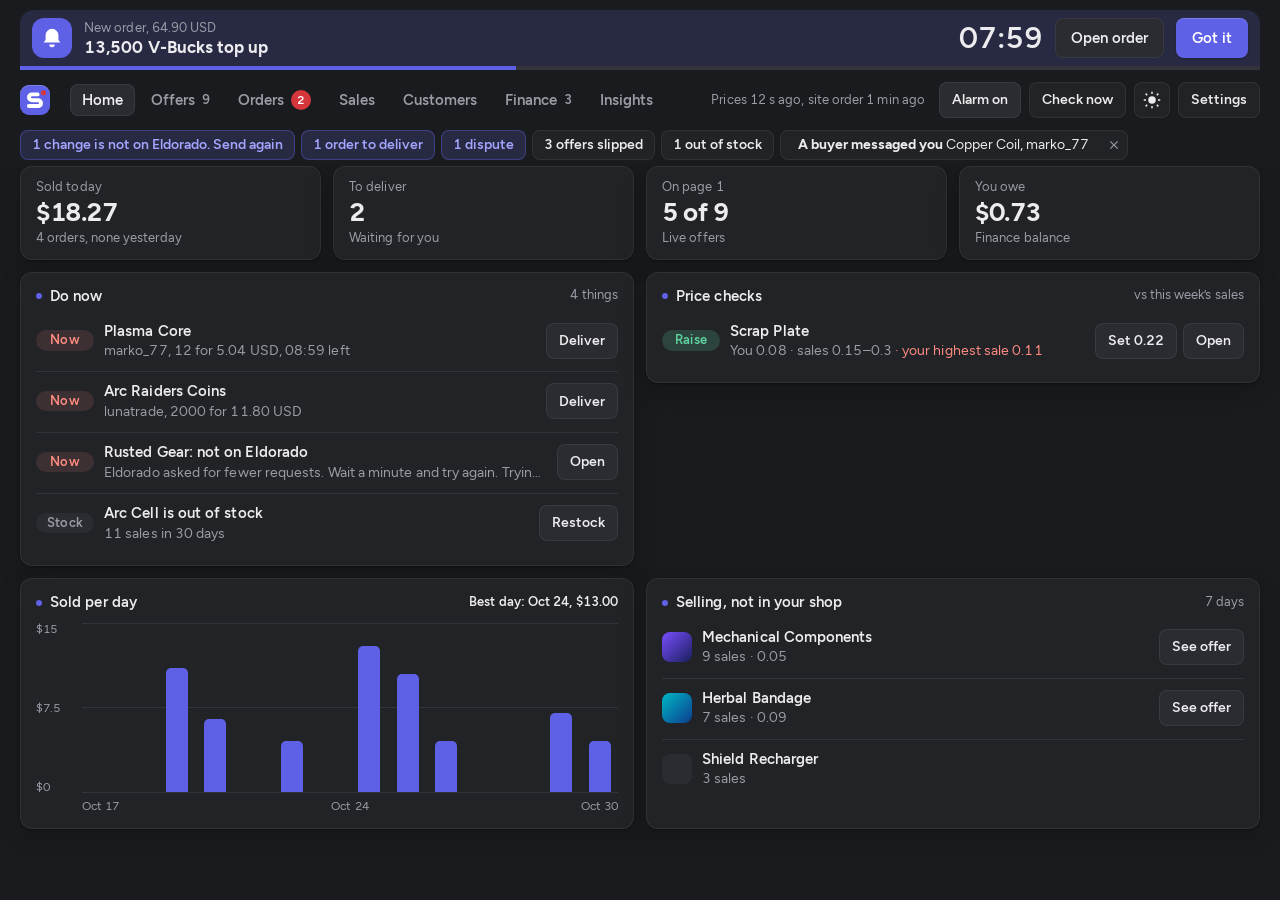
<file: desktop/SellerDesk/Web/index.html>
<!doctype html>
<html lang="en">
<head>
<meta charset="utf-8">
<meta http-equiv="Content-Security-Policy" content="default-src 'none'; script-src 'self'; style-src 'self'; font-src 'self'; img-src 'self' data: https://assetsdelivery.eldorado.gg">
<title>SellerDesk</title>
<link rel="stylesheet" href="style.css">
</head>
<body data-theme="dark">
<div id="app"></div>
<script src="app.js"></script>
</body>
</html>
</file>
<file: desktop/SellerDesk/Web/style.css>
@font-face { font-family: Figtree; src: url(fonts/Figtree-Regular.ttf); font-weight: 400; }
@font-face { font-family: Figtree; src: url(fonts/Figtree-SemiBold.ttf); font-weight: 600; }
@font-face { font-family: Figtree; src: url(fonts/Figtree-Bold.ttf); font-weight: 700; }

* { box-sizing: border-box; margin: 0; }
html, body, #app { height: 100%; }

/* Calm greys and hairlines, so it can sit beside a game for hours. Colour is kept for what needs the seller:
   indigo for actions and selection, the red ping for anything waiting on them. */
body {
  --edge: 20px;
  --r: 8px;
  --r-big: 12px;
  overflow: hidden;
  background: var(--ground);
  color: var(--ink);
  font: 400 14.5px/1.4 Figtree, "Segoe UI", sans-serif;
  letter-spacing: .005em;
  font-variant-numeric: tabular-nums;
  -webkit-font-smoothing: antialiased;
}

/* --signal fills (white text on it), --accent is the same hue as text on the ground. */
body[data-theme=dark] {
  --ground: #1a1b1f; --panel: #222327; --raised: #2b2c31; --field: #1a1b1f; --ink: #ececef; --muted: #9a9ca6; --line: #33343a;
  --hair: rgba(255,255,255,.065);
  --signal: #5e61e6; --on-signal: #fff; --accent: #a3a5ff; --tint: rgba(110,113,243,.17); --ping: #d4363c;
  --down: #ff8b80; --up: #5fd4a0; --warm: rgba(255,139,128,.12); --bar: #6f72f3; --late: #e8685c;
  --shadow: 0 1px 2px rgba(0,0,0,.25), 0 8px 24px rgba(0,0,0,.18);
  color-scheme: dark;
}
body[data-theme=light] {
  --ground: #f5f5f7; --panel: #fff; --raised: #eeeef1; --field: #f5f5f7; --ink: #1c1d21; --muted: #60626b; --line: #e3e3e8;
  --hair: rgba(20,20,40,.08);
  --signal: #5658d8; --on-signal: #fff; --accent: #4b4dcc; --tint: rgba(86,88,216,.10); --ping: #d4363c;
  --down: #c8364a; --up: #12805a; --warm: rgba(200,54,74,.08); --bar: #5658d8; --late: #c8364a;
  --shadow: 0 1px 2px rgba(20,20,40,.06), 0 6px 18px rgba(20,20,40,.05);
  color-scheme: light;
}

::selection { background: var(--signal); color: var(--on-signal); }
::-webkit-scrollbar { width: 10px; height: 10px; }
::-webkit-scrollbar-track { background: transparent; }
::-webkit-scrollbar-thumb { background: var(--line); border: 2px solid var(--ground); border-radius: 8px; }
::-webkit-scrollbar-thumb:hover { background: var(--muted); }
::-webkit-scrollbar-corner { background: transparent; }

button, input, select { font: inherit; color: inherit; border-radius: var(--r); }
button { cursor: pointer; border: 0; background: none; transition: background-color .15s ease, color .15s ease, transform .12s cubic-bezier(.16,1,.3,1); }
button:disabled { opacity: .45; cursor: default; }
button:active:not(:disabled) { transform: scale(.97); }
:focus-visible { outline: 2px solid var(--signal); outline-offset: 1px; }
tr:focus-visible { outline: 0; }
tr:focus-visible td { background: var(--tint); }

.shell { height: 100%; display: flex; flex-direction: column; min-height: 0; }
.icon { width: 18px; height: 18px; fill: currentColor; display: block; }
.tri { width: 9px; height: 7px; fill: currentColor; margin-right: 2px; }
.none { background: var(--raised); }
.quiet { color: var(--muted); }

.move { font-size: 13px; font-weight: 600; white-space: nowrap; }
.move.down { color: var(--down); }
.move.up { color: var(--up); }

.solid, .line { min-height: 40px; padding: 0 16px; font-weight: 600; white-space: nowrap; }
.solid { background: var(--signal); color: var(--on-signal); }
.solid:hover:not(:disabled) { filter: brightness(1.07); }
.line { background: var(--raised); }
.line:hover:not(:disabled) { background: var(--line); }
aside .line { background: var(--field); }
aside .line:hover:not(:disabled) { background: var(--line); }

.tool { height: 36px; padding: 0 13px; background: var(--panel); font-size: 14px; font-weight: 600; white-space: nowrap; }
.tool:hover, .tool[aria-pressed=true] { background: var(--raised); }
.tool.off { color: var(--muted); }
.round { width: 36px; padding: 0; display: grid; place-items: center; }

/* The frame */
.top { flex: none; display: flex; align-items: center; gap: 20px; padding: 12px var(--edge) 8px; min-width: 0; }
.name { display: flex; align-items: center; gap: 10px; font-size: 17px; font-weight: 700; letter-spacing: -.01em; }
.mark { width: 30px; height: 30px; display: grid; place-items: center; background: var(--signal); border-radius: 9px; box-shadow: inset 0 1px 0 rgba(255,255,255,.2); }
.logo { width: 100%; height: 100%; }
.logo .glyph { fill: none; stroke: #fff; stroke-width: 34; stroke-linecap: round; stroke-linejoin: round; }
.logo .ping { fill: var(--ping); stroke: var(--signal); stroke-width: 14; paint-order: stroke; }
.top nav { display: flex; gap: 4px; }
.top nav button { height: 32px; padding: 0 12px; color: var(--muted); font-weight: 600; display: flex; align-items: center; gap: 7px; }
.top nav button:hover { color: var(--ink); background: color-mix(in srgb, var(--raised) 55%, transparent); }
.top nav [aria-selected=true], .top nav [aria-selected=true]:hover { background: var(--raised); color: var(--ink); box-shadow: inset 0 0 0 1px var(--hair); }
.count { font-size: 13px; color: var(--muted); }
/* The ping: the logo's dot, on anything waiting for the seller. */
.count.hot { min-width: 20px; height: 20px; padding: 0 6px; display: inline-grid; place-items: center; background: var(--ping); color: #fff; font-size: 12px; border-radius: 10px; }
.end { margin-left: auto; display: flex; align-items: center; gap: 8px; min-width: 0; }
.status { color: var(--muted); font-size: 13px; white-space: nowrap; overflow: hidden; text-overflow: ellipsis; min-width: 0; margin-right: 6px; }

.attention { flex: none; display: flex; flex-wrap: wrap; gap: 6px; padding: 4px var(--edge) 6px; }
.flag { min-height: 30px; padding: 0 12px; display: inline-flex; align-items: center; gap: 6px; background: var(--panel); font-size: 14px; font-weight: 600; border-radius: var(--r); box-shadow: inset 0 0 0 1px var(--hair); max-width: 520px; }
.flag:is(button):hover { background: var(--raised); }
.flag.hot { background: var(--tint); color: var(--accent); }
.flag.hot:is(button):hover { background: var(--tint); filter: brightness(1.15); }
.flag.problem { max-width: none; padding: 5px 12px; line-height: 1.35; background: var(--warm); color: var(--down); }
.flag.calm { background: none; padding: 0; color: var(--muted); font-weight: 400; }
.flag.notice { padding-right: 3px; font-weight: 400; }
.flag.notice button:first-child { white-space: nowrap; overflow: hidden; text-overflow: ellipsis; min-width: 0; }
.flag.update { max-width: none; padding-right: 3px; gap: 8px; font-weight: 400; box-shadow: inset 0 0 0 1px color-mix(in srgb, var(--signal) 45%, var(--hair)); }
.flag.update b { font-weight: 600; }
.flag.update .why { color: var(--down); }
.flag.update .link { padding: 0 2px; color: var(--muted); text-decoration: underline; text-underline-offset: 3px; }
.flag.update .link:hover { color: var(--ink); }
.flag.update .solid.small { min-height: 24px; height: 24px; padding: 0 10px; font-size: 13px; font-weight: 600; border-radius: 7px; }
.update-notes { flex: none; margin: 0 var(--edge) 8px; padding: 10px 14px 10px 30px; max-width: 760px; background: var(--panel); border-radius: var(--r); box-shadow: inset 0 0 0 1px var(--hair); font-size: 13px; line-height: 1.5; color: var(--muted); }
.update-notes li + li { margin-top: 4px; }
.flag .x { flex: none; width: 24px; height: 24px; display: grid; place-items: center; color: var(--muted); border-radius: 12px; }
.flag .x:hover { color: var(--ink); background: var(--raised); }
.flag .x .icon { width: 14px; height: 14px; }

.bar { flex: none; display: flex; align-items: center; gap: 10px 14px; padding: 8px var(--edge); min-width: 0; }
.seg { display: flex; gap: 2px; flex: none; }
.seg button { height: 34px; padding: 0 13px; color: var(--muted); font-size: 14px; font-weight: 600; white-space: nowrap; }
.seg button:hover { color: var(--ink); }
.seg [aria-selected=true] { background: var(--tint); color: var(--accent); }
.filter { flex: 0 1 240px; min-width: 90px; height: 36px; padding: 0 13px; border: 0; background: var(--panel); font-size: 14px; }
.filter::placeholder { color: var(--muted); }
.sortby { color: var(--muted); font-size: 14px; white-space: nowrap; }
.sortby select { height: 36px; padding: 0 8px; background: var(--panel); color: var(--ink); border: 0; font-weight: 600; }

.work { flex: 1; min-height: 0; display: grid; grid-template-columns: minmax(0, 1fr) clamp(300px, 26vw, 370px); gap: 8px; padding: 0 var(--edge) 16px 0; }
.list { min-width: 0; min-height: 0; display: flex; flex-direction: column; }
.scroll { flex: 1; min-height: 0; overflow: auto; }
.empty { padding: 24px var(--edge); color: var(--muted); }

/* Tables: one soft line per offer, so a whole shop fits on one screen */
table { width: 100%; border-collapse: separate; border-spacing: 0 2px; table-layout: fixed; }
.c-place { width: 112px; } .c-rank { width: 96px; } .c-low { width: 76px; } .c-price { width: 150px; } .c-stock { width: 146px; } .c-sold { width: 74px; }
.c-due { width: 104px; } .c-buyer { width: 150px; } .c-qty { width: 60px; } .c-total { width: 108px; } .c-state { width: 96px; } .c-review { width: 86px; }
thead th { position: sticky; top: 0; z-index: 2; text-align: left; font-size: 13px; font-weight: 600; color: var(--muted); padding: 4px 8px; background: var(--ground); white-space: nowrap; }
tbody tr { cursor: pointer; }
td { padding: 0 8px; height: 46px; white-space: nowrap; overflow: hidden; text-overflow: ellipsis; transition: background-color .15s ease; }
th:first-child { padding-left: calc(var(--edge) + 8px); }
td:first-child { padding-left: 8px; border-radius: var(--r) 0 0 var(--r); }
td:last-child { border-radius: 0 var(--r) var(--r) 0; }
.offers, .orders { margin-left: var(--edge); width: calc(100% - var(--edge)); }
.offers th:first-child, .orders th:first-child { padding-left: 8px; }
tbody tr:hover td { background: var(--panel); }
tr.on td, tr.on:hover td { background: var(--tint); }
td.bad { color: var(--down); font-weight: 600; }
tr.unsaved td, tr.unsaved:hover td, tr.unsaved-why td { background: var(--warm); }
tr.unsaved .quick.wait input { color: var(--down); font-weight: 600; }
tr.unsaved-why td { padding-top: 0; }
.why { display: flex; gap: 10px; align-items: center; flex-wrap: wrap; color: var(--down); }
.why span { color: var(--ink); flex: 1 1 260px; }
small.checking { display: block; color: var(--muted); }
.it { display: flex; gap: 10px; align-items: center; min-width: 0; }
.it b, .orders b { font-weight: 400; overflow: hidden; text-overflow: ellipsis; }
.thumb { flex: none; width: 30px; height: 30px; object-fit: cover; display: block; border-radius: 8px; }
.place small { display: none; }
.gate { display: inline-block; font-size: 17px; font-weight: 600; line-height: 1; transform-origin: 50% 60%; }
.gate.ok { color: var(--up); }
.gate.off { font-size: 14px; font-weight: 400; color: var(--muted); }
.you { color: var(--up); font-weight: 600; }
.plain { color: var(--muted); }
.due { font-size: 17px; font-weight: 600; }
.due.late { color: var(--down); }

/* The edit on the row. Its steps stay out of sight until the row is in use. */
.quick { display: grid; grid-template-columns: 24px minmax(0, 1fr) 24px; gap: 3px; height: 32px; }
.quick button { display: grid; place-items: center; background: var(--raised); border-radius: 8px; }
.quick button:hover { background: var(--line); }
.quick button .icon { width: 14px; height: 14px; }
.quick input { min-width: 0; border: 0; border-radius: 8px; background: var(--field); text-align: center; font-weight: 600; box-shadow: inset 0 0 0 1px var(--line); transition: box-shadow .15s ease; }
.quick input:hover { box-shadow: inset 0 0 0 1px var(--muted); }
.quick input:focus { outline: 0; box-shadow: inset 0 0 0 2px var(--signal); }
.quick.wait input { box-shadow: inset 0 0 0 2px var(--signal); background: var(--tint); }
tbody tr:not(.on):not(:hover):not(:focus-within) .quick button { visibility: hidden; }

/* Side panel */
aside { min-height: 0; overflow: auto; padding: 16px; display: flex; flex-direction: column; gap: 11px; background: var(--panel); border-radius: var(--r-big); box-shadow: var(--shadow); }
.head { display: flex; align-items: center; gap: 12px; min-width: 0; }
.head .thumb { width: 46px; height: 46px; border-radius: 12px; }
.head small { display: block; color: var(--muted); font-size: 13px; }
aside h2 { font-size: 18px; line-height: 1.25; overflow-wrap: anywhere; }
aside h3 { font-size: 13px; font-weight: 600; color: var(--muted); margin-bottom: 2px; }
.rivals { margin-top: 6px; }
.insight { line-height: 1.4; }
aside > * { flex: none; }
.note { padding: 8px 12px; background: var(--tint); color: var(--ink); font-size: 14px; line-height: 1.35; border-radius: var(--r); }
.note:empty { display: none; }
.acts { display: flex; flex-wrap: wrap; gap: 6px; }
.acts button { flex: 1 1 auto; }
.field { display: grid; gap: 3px; font-size: 13px; font-weight: 600; color: var(--muted); }
.field input, .field select { height: 38px; padding: 0 11px; border: 0; background: var(--field); color: var(--ink); font-size: 15px; font-weight: 400; }
.field input::placeholder { color: var(--muted); }
.extend { display: grid; grid-template-columns: 1fr 1fr; gap: 6px; }
.facts { display: grid; grid-template-columns: auto 1fr; gap: 3px 14px; }
.facts dt { color: var(--muted); font-size: 14px; }
.facts dd { margin: 0; font-weight: 600; overflow-wrap: anywhere; }
.where { display: flex; align-items: center; gap: 10px; }
.where b { font-size: 30px; line-height: 1; transform-origin: 50% 60%; }
.where span { font-weight: 600; line-height: 1.2; }
.where small { display: block; font-size: 13px; font-weight: 400; color: var(--muted); }
.where .move { margin-left: auto; font-size: 15px; }
.gaps { table-layout: auto; border-spacing: 0; }
.gaps th { position: static; padding: 0 0 3px 8px; font-size: 12px; background: none; text-align: right; }
.gaps td { height: 32px; padding: 0 0 0 8px; text-align: right; font-weight: 600; border-radius: 0; }
.gaps td:first-child { padding-left: 0; text-align: left; display: flex; align-items: center; gap: 7px; font-weight: 400; }
.gaps td:last-child { color: var(--muted); font-weight: 400; }
.gaps tbody tr { cursor: default; }
.gaps tbody tr:hover td { background: none; }
.gaps .icon { width: 16px; height: 16px; flex: none; }
.gaps .ahead .icon { color: var(--up); }
.gaps .behind .icon, .gaps .behind td:nth-child(2) { color: var(--down); }
.take { padding: 7px 12px; background: var(--warm); color: var(--down); font-size: 14px; font-weight: 600; border-radius: var(--r); }
.take.good { background: var(--tint); color: var(--accent); }
aside .hint { margin: 0; }
.rivals table { table-layout: auto; font-size: 13px; border-spacing: 0; }
.rivals th { position: static; padding: 3px 5px 3px 0; font-size: 12px; background: none; }
.rivals td, .rivals th:first-child { padding: 0 5px 0 0; }
.rivals td { height: 30px; border-radius: 0; }
.rivals tbody tr { cursor: default; }
.rivals tbody tr:hover td { background: none; }
.rivals .who { max-width: 96px; }
.rivals small { display: block; font-size: 11px; line-height: 1; color: var(--muted); }
.rivals .me td { font-weight: 600; color: var(--accent); }

/* Order band */
.band { flex: none; display: flex; align-items: center; gap: 12px; margin: 10px var(--edge) 0; padding: 8px 12px; background: var(--tint); border-radius: 14px 14px 0 0; }
.pic { flex: none; width: 40px; height: 40px; display: grid; place-items: center; background: var(--signal); color: var(--on-signal); border-radius: 12px; }
.pic .icon { width: 22px; height: 22px; }
.what { min-width: 0; flex: 1; }
.what small { display: block; font-size: 13px; color: var(--muted); }
.what b { display: block; font-size: 17px; line-height: 1.2; white-space: nowrap; overflow: hidden; text-overflow: ellipsis; }
.time { font-size: 30px; font-weight: 600; line-height: 1; }
.fuse { flex: none; display: block; width: calc(100% - 2 * var(--edge)); height: 4px; margin: 0 var(--edge); }
.fuse .spent { fill: var(--line); }
.fuse .left { fill: var(--signal); }

/* Sales: one grid, so every card lines up with the ones above it */
.sales { padding: 0 var(--edge) 20px; display: grid; gap: 12px; align-content: start; }
.card { min-width: 0; padding: 14px 16px; background: var(--panel); border-radius: var(--r-big); }
.card > header { display: flex; align-items: baseline; justify-content: space-between; gap: 12px; margin-bottom: 10px; }
.card h3 { font-size: 15px; font-weight: 600; white-space: nowrap; }
.card > header span { color: var(--muted); font-size: 13px; text-align: right; }
.stats { display: grid; grid-template-columns: repeat(4, minmax(0, 1fr)); gap: 12px; }
.stat { min-width: 0; padding: 12px 16px; display: grid; gap: 1px; background: var(--panel); border-radius: var(--r-big); }
.stat span { color: var(--muted); font-size: 13px; }
.stat b { font-size: 26px; line-height: 1.2; }
.stat small { display: flex; align-items: center; color: var(--muted); font-size: 13px; white-space: nowrap; overflow: hidden; text-overflow: ellipsis; }
.stat .rise { color: var(--up); }
.stat .fall { color: var(--down); }
.duo { display: grid; grid-template-columns: repeat(2, minmax(0, 1fr)); gap: 12px; }
.duo.wide { grid-template-columns: minmax(0, 3fr) minmax(0, 1fr); }
#tip { color: var(--ink); font-weight: 600; }
.plot { position: relative; display: grid; grid-template-columns: 46px minmax(0, 1fr); height: 170px; }
.scale { display: flex; flex-direction: column; justify-content: space-between; font-size: 12px; line-height: 1; color: var(--muted); }
.bars { display: flex; align-items: stretch; gap: 2px; border-bottom: 1px solid var(--line); background: linear-gradient(var(--line), var(--line)) 0 0 / 100% 1px no-repeat, linear-gradient(var(--line), var(--line)) 0 50% / 100% 1px no-repeat; }
.col { flex: 1 1 0; min-width: 0; display: flex; align-items: flex-end; border-radius: 6px 6px 0 0; }
.col i { display: block; width: 100%; max-width: 22px; margin: 0 auto; background: var(--signal); border-radius: 5px 5px 0 0; }
.col:hover { background: var(--tint); }
.axis { display: flex; justify-content: space-between; margin: 5px 0 0 46px; font-size: 12px; color: var(--muted); }
.kinds { display: flex; flex-direction: column; }
.kind { padding: 8px 0; display: grid; gap: 5px; }
.kind > div:first-child { display: flex; justify-content: space-between; gap: 10px; }
.kind b { min-width: 0; font-weight: 600; white-space: nowrap; overflow: hidden; text-overflow: ellipsis; }
.kind span { flex: none; font-weight: 600; }
.kind small { color: var(--muted); font-size: 13px; }
.share { height: 8px; background: var(--raised); border-radius: 4px; overflow: hidden; }
.share i { display: block; height: 100%; background: var(--signal); border-radius: 4px; }
.items table { border-spacing: 0 2px; }
.items th, .items th:first-child { padding: 3px 6px; background: var(--panel); }
.items td { height: 40px; padding: 0 6px; }
.items td:first-child { padding-left: 6px; }
.items .n { text-align: right; }
.items b { font-weight: 400; overflow: hidden; text-overflow: ellipsis; }
.items tbody tr { cursor: default; }
.items tbody tr:not(.link):hover td { background: none; }
.items tbody tr.link { cursor: pointer; }
.items tbody tr.link:hover td { background: var(--raised); }
.i-orders { width: 58px; } .i-amount { width: 76px; } .i-last { width: 72px; } .i-now { width: 122px; }
.pill { display: inline-block; padding: 1px 9px; background: var(--raised); color: var(--muted); font-size: 13px; font-weight: 600; border-radius: 11px; }
.pill.warn { background: var(--warm); color: var(--down); }
/* Insights */
.insights { padding-top: 6px; }
.hours { display: flex; flex-direction: column; }
.hours .plot { flex: 1; min-height: 170px; height: auto; }
.hours .col { flex-direction: column; justify-content: flex-end; align-items: stretch; gap: 2px; }
.hours .col i { flex: none; max-width: none; width: auto; margin: 0 1px; background: var(--bar); }
.hours .col i.late { background: var(--late); border-radius: 5px 5px 0 0; }
.hours .col i.late + i { border-radius: 0; }
.legend { display: flex; flex-wrap: wrap; gap: 14px; margin: 8px 0 0 46px; font-size: 13px; color: var(--muted); }
.legend span { display: inline-flex; align-items: center; gap: 6px; }
.legend i { width: 10px; height: 10px; background: var(--bar); border-radius: 3px; }
.legend i.late { background: var(--late); }
.legend .zone { margin-left: auto; }
.moves { display: flex; flex-direction: column; gap: 2px; }
.move-row { display: grid; grid-template-columns: 58px minmax(0, 1fr) auto; gap: 10px; align-items: start; padding: 9px 0; border-top: 1px solid var(--line); }
.move-row:first-of-type { border-top: 0; padding-top: 2px; }
.move-row .pill { text-align: center; }
.move-row b { font-weight: 600; }
.move-row p { color: var(--muted); font-size: 14px; }
.named { min-width: 0; display: grid; line-height: 1.2; }
.named small { color: var(--muted); font-size: 12px; }
.market-bar { display: flex; align-items: center; justify-content: space-between; gap: 16px; margin-bottom: 6px; }
.market-bar .hint { margin: 0; text-align: right; }
.card > header span .pill { margin-right: 4px; }
.m-sellers { width: 118px; } .m-falls { width: 92px; } .m-low, .m-sold { width: 96px; } .m-top { width: 150px; } .m-yours { width: 104px; }
.seller { display: inline-grid; justify-items: end; max-width: 100%; padding: 2px 6px; border: 0; border-radius: 8px; background: none; color: inherit; font: inherit; line-height: 1.2; cursor: pointer; }
.seller:hover { background: var(--raised); }
.seller small { max-width: 136px; overflow: hidden; text-overflow: ellipsis; white-space: nowrap; color: var(--muted); font-size: 12px; text-decoration: underline; }
.above { color: var(--down); font-weight: 600; }
.p-price { width: 150px; } .p-orders { width: 34%; } .p-place { width: 110px; } .p-verdict { width: 120px; }
.changes td small { display: block; font-size: 12px; }
.changes .change { white-space: nowrap; }
.changes .hint { margin: 0 0 6px; }
.hint { margin-top: 10px; color: var(--muted); font-size: 13px; }

/* Market price on the offer row and in the panel */
.c-soldat { width: 124px; }
.sold-at { font-weight: 600; }
.sold-at small { display: block; font-size: 11px; font-weight: 400; color: var(--muted); line-height: 1; }
.sold-at.fair { color: var(--up); }
.sold-at.low, .sold-at.high { color: var(--down); }
.band-card { padding: 12px; background: var(--field); border-radius: var(--r); display: grid; gap: 9px; }
.band-line { position: relative; height: 14px; margin: 6px 4px 2px; background: var(--raised); border-radius: 7px; }
.band-line i { position: absolute; top: 0; height: 100%; }
.band-line .range { background: color-mix(in srgb, var(--up) 40%, transparent); border-radius: 7px; }
.band-line .mark { width: 4px; margin-left: -2px; top: -4px; height: 22px; border-radius: 2px; }
.band-line .low { background: var(--muted); }
.band-line .mid { background: var(--up); }
.band-line .you { background: var(--signal); width: 6px; margin-left: -3px; box-shadow: 0 0 0 2px var(--field); }
.band-line.can-drag { cursor: ew-resize; touch-action: none; }
.band-line.can-drag:focus-visible { outline: 2px solid var(--signal); outline-offset: 6px; }
.band-line.can-drag .you { width: 8px; margin-left: -4px; top: -6px; height: 26px; border-radius: 3px; }
.band-line.held .you { box-shadow: 0 0 0 2px var(--field), 0 0 0 4px color-mix(in srgb, var(--signal) 35%, transparent); }
.band-line .was { background: transparent; border: 1.5px dashed var(--signal); width: 6px; margin-left: -3px; opacity: .7; }
.band-pick { display: flex; flex-wrap: wrap; align-items: baseline; gap: 4px 12px; padding: 9px 10px; border-radius: var(--r); background: var(--raised); font-variant-numeric: tabular-nums; }
.band-pick b { font-size: 16px; }
.band-pick .acts { margin-left: auto; }
.band-size { margin: 0; font-size: 13px; color: var(--muted); display: flex; flex-wrap: wrap; align-items: center; gap: 4px 6px; }
.band-size small { font-size: 12px; opacity: .8; }
.band-size .size { width: 72px; height: 26px; padding: 0 7px; border: 0; background: var(--raised); color: var(--ink); font-weight: 600; text-align: right; font-variant-numeric: tabular-nums; box-shadow: inset 0 0 0 1px var(--line); }
.band-size .size:hover { box-shadow: inset 0 0 0 1px var(--muted); }
.band-size .size:focus-visible { outline: 2px solid var(--signal); outline-offset: 1px; }
.band-key { display: flex; flex-wrap: wrap; gap: 4px 12px; font-size: 12px; color: var(--muted); }
.band-key span { display: inline-flex; align-items: center; gap: 5px; }
.band-key i { width: 4px; height: 12px; border-radius: 2px; }
.band-key .low { background: var(--muted); }
.band-key .range { width: 14px; height: 8px; border-radius: 4px; background: color-mix(in srgb, var(--up) 40%, transparent); }
.band-key .mid { background: var(--up); }
.band-key .you { width: 6px; background: var(--signal); }
.band-facts { display: grid; grid-template-columns: auto 1fr; gap: 2px 12px; font-size: 14px; }
.band-facts dt { color: var(--muted); }
.band-facts dd { margin: 0; font-weight: 600; text-align: right; }
.band-facts .seller { justify-items: end; padding: 0; text-decoration: underline; }
.band-line .best, .band-key .best { background: var(--ink); }

/* Your own sales: price per unit on orders, your highest sale on offers, the price ladder in the panel */
.c-mine { width: 112px; } .c-each { width: 76px; }
.mine { font-weight: 600; }
.mine small { display: block; font-size: 11px; font-weight: 400; color: var(--muted); line-height: 1; }
.mine.over { color: var(--down); }
.over { color: var(--down); }
small.over { display: block; font-size: 11px; line-height: 1.2; margin-top: 2px; }
td.each { font-variant-numeric: tabular-nums; }
.ladder { padding: 12px; background: var(--field); border-radius: var(--r); display: grid; gap: 6px; }
.ladder h3 { margin: 0; }
.ladder table { border-spacing: 0; font-size: 14px; font-variant-numeric: tabular-nums; }
.ladder th { text-align: left; font-weight: 400; font-size: 12px; color: var(--muted); padding: 0 0 4px; }
.ladder td { height: auto; padding: 5px 0; border-top: 1px solid var(--line); white-space: normal; overflow: visible; text-overflow: clip; }
.ladder td small { margin-left: 6px; font-size: 11px; color: var(--muted); }
.ladder td small.tag { color: var(--up); }
.ladder th:first-child, .ladder td:first-child { width: 48%; }
.ladder tr.best td:first-child { font-weight: 700; }
.ladder tr.unsold td { color: var(--muted); }
.ladder .hint { margin: 2px 0 0; }
.insight.low, .insight.high { color: var(--down); }
.insight.fair { color: var(--up); }

/* Customers */
.heat-grid { display: grid; grid-template-columns: 40px repeat(8, 1fr); gap: 4px 0; align-items: center; }
.heat-hour { font-size: 12px; color: var(--muted); }
.heat-day { font-size: 13px; color: var(--muted); grid-column: 1; }
.heat-row { grid-column: 2 / -1; display: grid; grid-template-columns: repeat(24, 1fr); gap: 3px; }
.heat-row i { height: 22px; border-radius: 5px; background: var(--raised); transition: transform .12s ease; }
.heat-row i:hover { transform: scale(1.15); }
.heat-row i[data-level="1"] { background: color-mix(in srgb, var(--signal) 30%, var(--raised)); }
.heat-row i[data-level="2"] { background: color-mix(in srgb, var(--signal) 55%, var(--raised)); }
.heat-row i[data-level="3"] { background: color-mix(in srgb, var(--signal) 78%, var(--raised)); }
.heat-row i[data-level="4"] { background: var(--signal); }
.buyers td { height: auto; padding-top: 7px; padding-bottom: 7px; }
.buyers td.buys { white-space: normal; color: var(--muted); font-size: 13px; }
.buyers th:nth-child(2), .buyers td:nth-child(2) { width: 62px; }
.buyers th:nth-child(3), .buyers td:nth-child(3) { width: 78px; }
.buyers th:nth-child(4), .buyers td:nth-child(4), .buyers th:nth-child(5), .buyers td:nth-child(5) { width: 84px; }
.tags { display: flex; flex-wrap: wrap; gap: 4px; margin-top: 3px; }
.stack { display: grid; gap: 12px; align-content: start; }
.pair { display: flex; align-items: baseline; gap: 8px; padding: 8px 0; border-top: 1px solid var(--line); }
.pair:first-of-type { border-top: 0; }
.pair b { font-weight: 600; }
.pair .plus { color: var(--accent); font-weight: 600; }
.pair small { margin-left: auto; color: var(--muted); }

/* Finance */
.people { flex: none; display: grid; grid-template-columns: minmax(0, 1fr) auto; align-items: start; gap: 12px; padding: 6px var(--edge) 4px; }
.people .cards { display: grid; grid-template-columns: repeat(auto-fill, minmax(290px, 1fr)); gap: 8px; max-height: 166px; overflow-y: auto; padding: 1px; }
.people .end { flex-direction: column; align-items: end; gap: 6px; }
.people .end .acts { display: flex; gap: 6px; }
.people .end .tool { display: inline-flex; align-items: center; gap: 6px; }
.people .end .tool .icon { width: 14px; height: 14px; }
.people .end .tool.on { background: var(--tint); color: var(--accent); }
.person { display: flex; align-items: center; gap: 10px; min-width: 0; padding: 10px 14px; background: var(--panel); border-radius: var(--r-big); text-align: left; box-shadow: inset 0 0 0 1px var(--line); }
.person:hover { background: var(--raised); }
.person.on { box-shadow: inset 0 0 0 2px var(--signal); background: var(--tint); }
.person .who { display: grid; line-height: 1.25; min-width: 0; }
.person .who b, .person .who small { white-space: nowrap; overflow: hidden; text-overflow: ellipsis; }
.person .who small { color: var(--muted); font-size: 12px; }
.person .owed { flex: none; }
.owed { margin-left: auto; display: grid; justify-items: end; font-weight: 600; font-size: 17px; color: var(--accent); line-height: 1.15; }
.owed small { font-size: 11px; font-weight: 400; color: var(--muted); }
.owed.clear { color: var(--up); }
.owed-all { display: grid; justify-items: end; font-size: 20px; font-weight: 600; line-height: 1.1; }
.owed-all small { font-size: 12px; font-weight: 400; color: var(--muted); }
.avatar { flex: none; width: 34px; height: 34px; display: grid; place-items: center; border-radius: 50%; font-weight: 600; color: #fff; background: var(--signal); }
.avatar.big { width: 46px; height: 46px; font-size: 20px; }
.finance td .tags { margin: 0; }
.f-placed { width: 128px; } .f-buyer { width: 140px; } .f-qty { width: 64px; } .f-total { width: 104px; } .f-whose { width: 34%; }
.balance { display: grid; grid-template-columns: repeat(3, 1fr); gap: 6px; }
.balance > div { padding: 8px 10px; background: var(--field); border-radius: var(--r); display: grid; }
.balance small { color: var(--muted); font-size: 12px; }
.balance b { font-size: 18px; }
.balance .due { background: var(--tint); color: var(--accent); }
aside .sub { margin-top: 4px; }
.payform { display: grid; grid-template-columns: 1fr 1fr; gap: 6px; }
.payform input { height: 38px; padding: 0 10px; border: 0; background: var(--field); color: var(--ink); min-width: 0; }
.payform label { display: grid; gap: 2px; font-size: 12px; color: var(--muted); }
.payform button, .payform [data-fin=payNote] { grid-column: span 2; }
.payform label + button { grid-column: span 2; }
.shares { display: grid; gap: 6px; }
.share-row { display: grid; gap: 5px; padding: 8px 0 2px; border-top: 1px solid var(--line); }
.share-row:first-child { border-top: 0; padding-top: 0; }
.share-head { display: flex; justify-content: space-between; align-items: baseline; gap: 8px; }
.share-ctl { display: grid; grid-template-columns: minmax(92px, 1fr) auto auto auto; gap: 4px; align-items: center; }
.share-ctl .tool { height: 32px; padding: 0 9px; font-size: 13px; background: var(--field); }
.share-ctl .tool:hover { background: var(--tint); color: var(--accent); }

/* To assign: one-click chips per person */
.give { display: flex; flex-wrap: wrap; align-items: center; gap: 4px; padding: 6px 0; white-space: nowrap; }
.chip { height: 28px; padding: 0 10px; background: var(--raised); box-shadow: inset 0 0 0 1px var(--hair); font-size: 13px; font-weight: 600; border-radius: 7px; }
.chip:hover { background: var(--tint); color: var(--accent); }
.chip.quiet { background: none; box-shadow: none; color: var(--muted); }
.chip.quiet:hover { color: var(--ink); background: var(--raised); }

/* Per person: one column each, each scrolling on its own */
.person-list { flex: 1; min-height: 0; display: flex; flex-direction: column; margin-left: var(--edge); padding: 12px 8px 8px; }
.person-list > .head { display: flex; align-items: center; gap: 10px; padding: 0 8px 10px; border-bottom: 1px solid var(--line); }
.person-list .who { display: grid; line-height: 1.3; min-width: 0; }
.person-list .who small { color: var(--muted); font-size: 12px; }
.person-list .scroll { flex: 1; min-height: 0; overflow: auto; }
.person-list tbody tr[data-do] { cursor: pointer; }
.person-list .f-qty { width: 84px; } .person-list .f-total { width: 112px; } .person-list .f-whose { width: 26%; }
.person-list tr.fix-row td { padding: 0 8px 12px; background: color-mix(in srgb, var(--signal) 6%, transparent); }
.person-list tr.fix-row:hover td { background: color-mix(in srgb, var(--signal) 6%, transparent); }
.fix-box { display: grid; gap: 8px; max-width: 560px; padding: 12px 14px; border-radius: var(--r); background: var(--panel); box-shadow: inset 0 0 0 1px var(--hair); }
.fix-box .sub { margin: 0; }
.fix-box .acts { justify-content: flex-start; }
.person-cols { flex: 1; min-height: 0; display: grid; grid-auto-flow: column; grid-auto-columns: minmax(260px, 1fr); gap: 10px; margin-left: var(--edge); overflow-x: auto; scroll-snap-type: x proximity; scrollbar-width: thin; }
.person-col { scroll-snap-align: start; }
.work.solo { grid-template-columns: minmax(0, 1fr); padding-right: var(--edge); }
.person-col { display: flex; flex-direction: column; min-height: 0; padding: 12px 8px 8px; }
.person-col > .head { padding: 0 6px 10px; margin-bottom: 4px; border-bottom: 1px solid var(--line); }
.person-col .who { display: grid; line-height: 1.25; min-width: 0; }
.person-col .who small { color: var(--muted); font-size: 12px; }
.person-col .scroll { flex: 1; min-height: 0; overflow: auto; }
.person-col .hint { padding: 0 6px; }
.job { display: grid; grid-template-columns: 30px minmax(0, 1fr) auto auto; align-items: center; gap: 10px; padding: 7px 6px; border-radius: var(--r); cursor: pointer; transition: background-color .15s ease; }
.job:hover { background: var(--raised); }
.job.on, .job.on:hover { background: var(--tint); }
.job:focus-visible { outline: 2px solid var(--signal); outline-offset: -2px; }
.job .named b, .job .named small { font-weight: 400; white-space: nowrap; overflow: hidden; text-overflow: ellipsis; }
.job .units { font-weight: 600; white-space: nowrap; }
.job .fix { font-size: 12px; font-weight: 600; color: var(--accent); visibility: hidden; }
.job:hover .fix, .job.on .fix, .job:focus-visible .fix { visibility: visible; }
.share-row .quick button { visibility: visible !important; }
.note.bad { background: var(--warm); color: var(--down); }
.mini { table-layout: auto; border-spacing: 0; font-size: 14px; }
.mini td { height: 32px; padding: 0 6px 0 0; border-radius: 0; border-top: 1px solid var(--line); }
.mini tbody tr { cursor: default; }
.mini tbody tr:hover td { background: none; }
.mini .n { text-align: right; }
.mini .x { width: 26px; height: 26px; display: grid; place-items: center; color: var(--muted); border-radius: 13px; }
.mini .x:hover { color: var(--down); background: var(--raised); }
.mini .x .icon { width: 14px; height: 14px; }
.setup { max-width: 560px; margin: 40px auto; display: grid; gap: 12px; justify-items: start; color: var(--ink); }
.setup p { color: var(--muted); line-height: 1.5; }

/* Finish: hairlines and a low shadow give depth; no glow, no gradients */
.card, .stat, aside, .person { box-shadow: inset 0 0 0 1px var(--hair), var(--shadow); }
.tool, .line { box-shadow: inset 0 0 0 1px var(--hair); }
.solid { box-shadow: inset 0 1px 0 rgba(255,255,255,.18), 0 1px 2px rgba(0,0,0,.2); }
.stat b { letter-spacing: -.015em; }
tbody tr:hover td { background: var(--panel); }
.gate { padding: 3px 7px; border-radius: 7px; background: var(--raised); }
.gate.ok { background: color-mix(in srgb, var(--up) 16%, transparent); }
.gate.off { background: none; padding: 0; }
.flag.hot { box-shadow: inset 0 0 0 1px color-mix(in srgb, var(--signal) 40%, transparent); }
.card > header h3 { display: flex; align-items: center; gap: 8px; }
.card > header h3::before { content: ""; width: 6px; height: 6px; border-radius: 50%; background: var(--signal); }

/* Home */
.home-top { align-items: start; }
.card .tool { background: var(--raised); }
.card .tool:hover { background: var(--line); }
.home .move-row { grid-template-columns: 58px minmax(0, 1fr) auto; align-items: center; }
.home .move-row .acts { flex-wrap: nowrap; }
.home .mover { grid-template-columns: 30px minmax(0, 1fr) auto; }
.home .move-row p { white-space: nowrap; overflow: hidden; text-overflow: ellipsis; }
.pill.up { background: color-mix(in srgb, var(--up) 18%, transparent); color: var(--up); }

/* Narrow windows: seven tabs and the tools must share one line, so the name gives way first, then the tabs scroll. */
.name { flex: none; white-space: nowrap; }
.top nav { min-width: 0; overflow-x: auto; scrollbar-width: none; }
.top nav::-webkit-scrollbar { display: none; }
.top .end { flex: none; }
.extend select { min-width: 0; }
.band-line { margin-left: 6px; margin-right: 6px; }
@media (max-width: 1440px) {
  .name .label { display: none; }
  .extend { grid-template-columns: 1fr; }   /* the side panel is too narrow for both choices on one row */
  /* Lowest makes room for You sold at: the panel still says how many are cheaper and the lowest price */
  .c-low , .offers th:nth-child(4), .offers td:nth-child(4) { display: none; }
  .c-mine { width: 100px; } .c-soldat { width: 112px; }
}
@media (max-width: 1100px) {
  .top { gap: 12px; }
  .top nav button { padding: 0 10px; }
  .c-low , .offers th:nth-child(4), .offers td:nth-child(4) { display: none; }
  .c-sold , .offers th:nth-child(9), .offers td:nth-child(9) { display: none; }
  /* the offer name needs the room; the price cell still says "Above your X" and the panel lists your sales */
  .c-mine , .offers th:nth-child(6), .offers td:nth-child(6) { display: none; }
  .c-price { width: 132px; } .c-stock { width: 128px; }
  .work { grid-template-columns: minmax(0, 1fr) 300px; }
  .people .cards { grid-template-columns: repeat(auto-fill, minmax(240px, 1fr)); }
  .c-due { width: 100px; } .c-buyer { width: 116px; } .c-total { width: 92px; } .c-state { width: 92px; }
}

@media (max-width: 1240px) {
  .f-buyer, .finance th:nth-child(3), .finance td:nth-child(3) { display: none; }   /* the item name needs the room more */
  .duo { grid-template-columns: minmax(0, 1fr); }
  .duo.wide { grid-template-columns: minmax(0, 2fr) minmax(0, 1fr); }
  .c-rank , .offers th:nth-child(3), .offers td:nth-child(3) { display: none; }
  .status { display: none; }
  .orders:not(.finance) .c-review, .orders:not(.finance) th:nth-child(8), .orders:not(.finance) td:nth-child(8) { display: none; }   /* the panel shows the review */
}
@media (max-width: 1000px) {
  .top { gap: 8px; }
  .top nav { gap: 0; }
  .top nav button { padding: 0 8px; }
  .top .end { gap: 4px; }
  .top .end .tool:not(.round) { padding: 0 9px; }
  .duo.wide { grid-template-columns: minmax(0, 1fr); }
  .stats { grid-template-columns: repeat(2, minmax(0, 1fr)); }
  .c-sold , .offers th:nth-child(9), .offers td:nth-child(9) { display: none; }
  .sortby { display: none; }
}
@media (prefers-reduced-motion: reduce) {
  * { transition: none !important; }
}

/* Profit: your cost per unit, what a sale leaves after the fee, and the Sales column built on it. */
.profit { display: grid; gap: 6px; }
.profit label { display: flex; align-items: center; justify-content: space-between; gap: 10px; font-size: 13px; color: var(--muted); }
.profit .cost { width: 96px; height: 28px; padding: 0 8px; border: 0; background: var(--raised); color: var(--ink); font-weight: 600; text-align: right; font-variant-numeric: tabular-nums; box-shadow: inset 0 0 0 1px var(--line); }
.profit .cost:hover { box-shadow: inset 0 0 0 1px var(--muted); }
.profit .cost::placeholder { color: var(--muted); font-weight: 400; }
.profit .hint { margin: 0; }
.keep { margin: 0; font-weight: 600; color: var(--up); font-variant-numeric: tabular-nums; }
.keep small { margin-left: 6px; font-weight: 400; color: var(--muted); }
.keep.loss, .band-pick .loss, .items .loss { color: var(--down); }
.band-pick .gain, .items .gain { color: var(--up); }
.i-profit { width: 84px; }

/* Buyer notes: written in the order panel, shown under the buyer's name elsewhere. */
.buyer-note { display: grid; gap: 5px; font-size: 13px; color: var(--muted); }
.buyer-note textarea { font: inherit; resize: vertical; min-height: 52px; padding: 7px 9px; border: 0; background: var(--raised); color: var(--ink); font-size: 13px; line-height: 1.4; box-shadow: inset 0 0 0 1px var(--line); }
.buyer-note textarea:hover { box-shadow: inset 0 0 0 1px var(--muted); }
.buyer-note textarea::placeholder { color: var(--muted); }
.buyer-tag { display: block; max-width: 220px; overflow: hidden; text-overflow: ellipsis; white-space: nowrap; font-size: 12px; color: var(--accent); }
</file>
